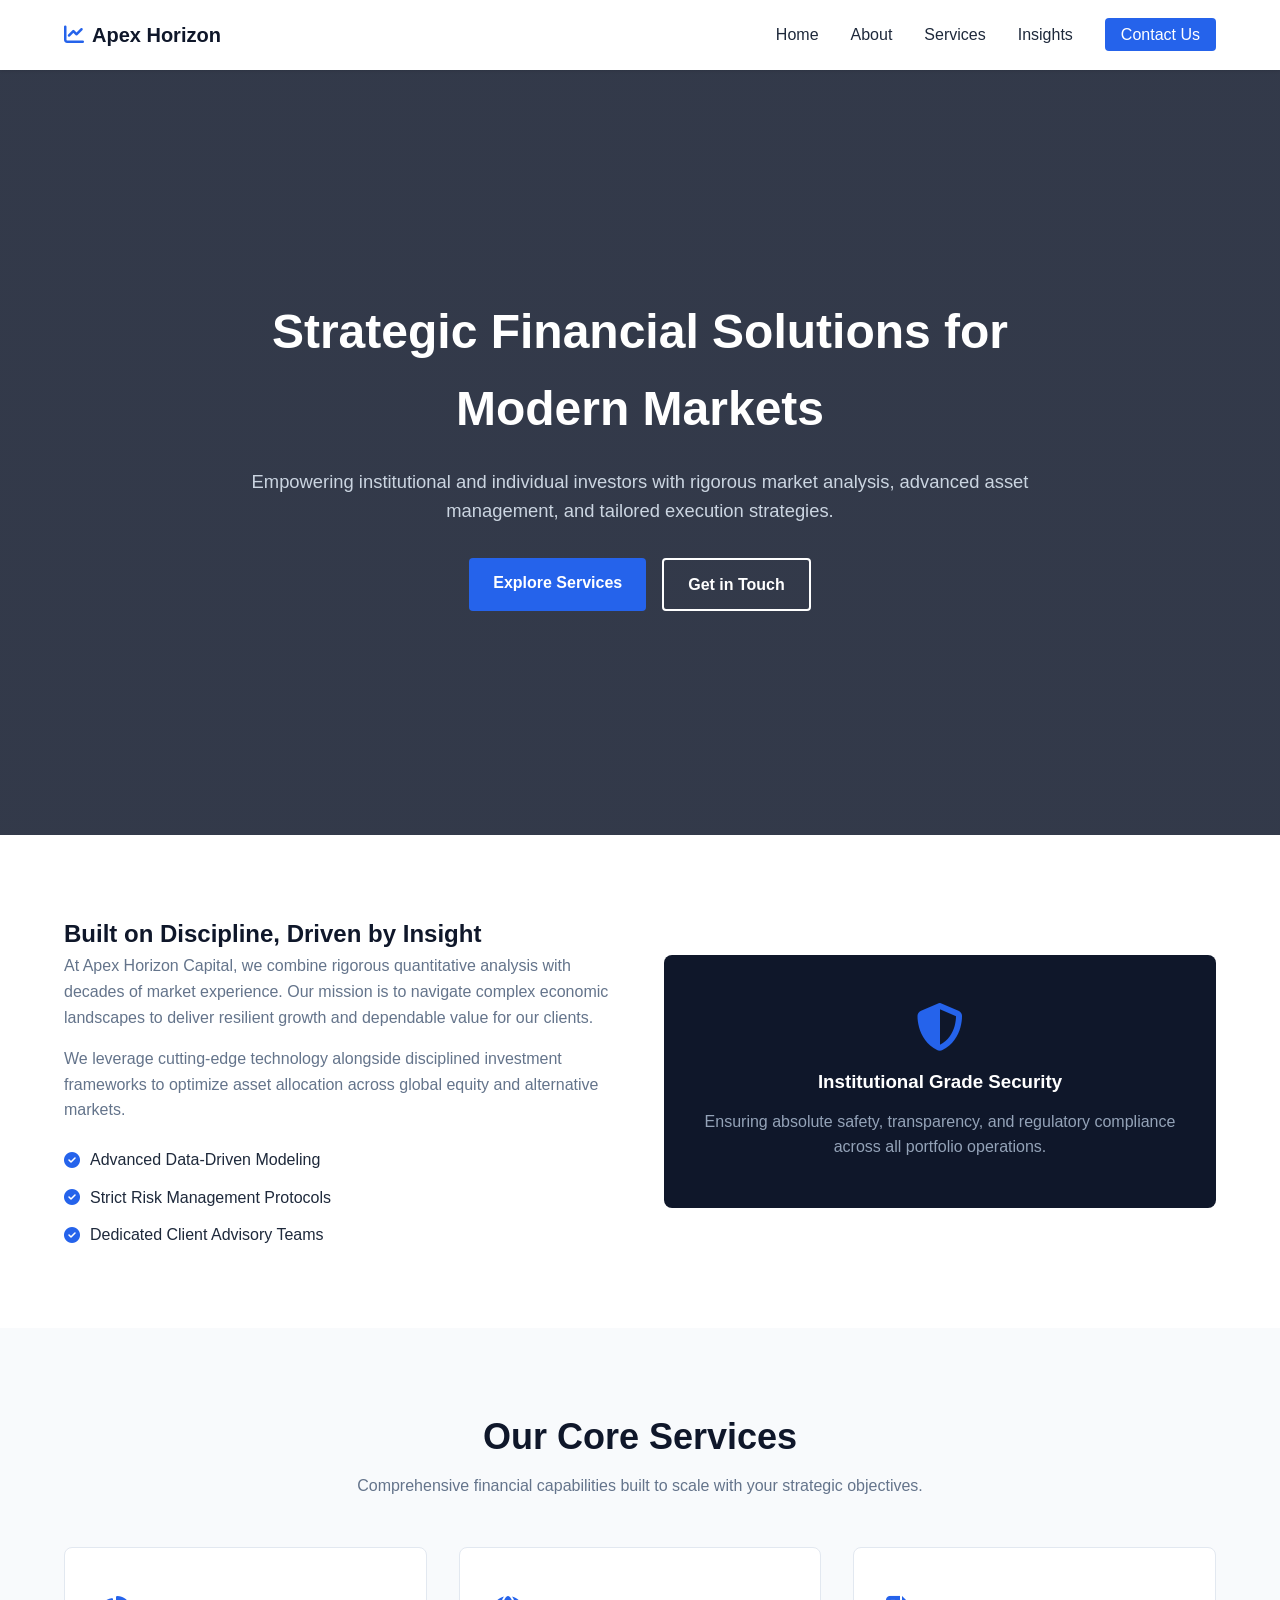
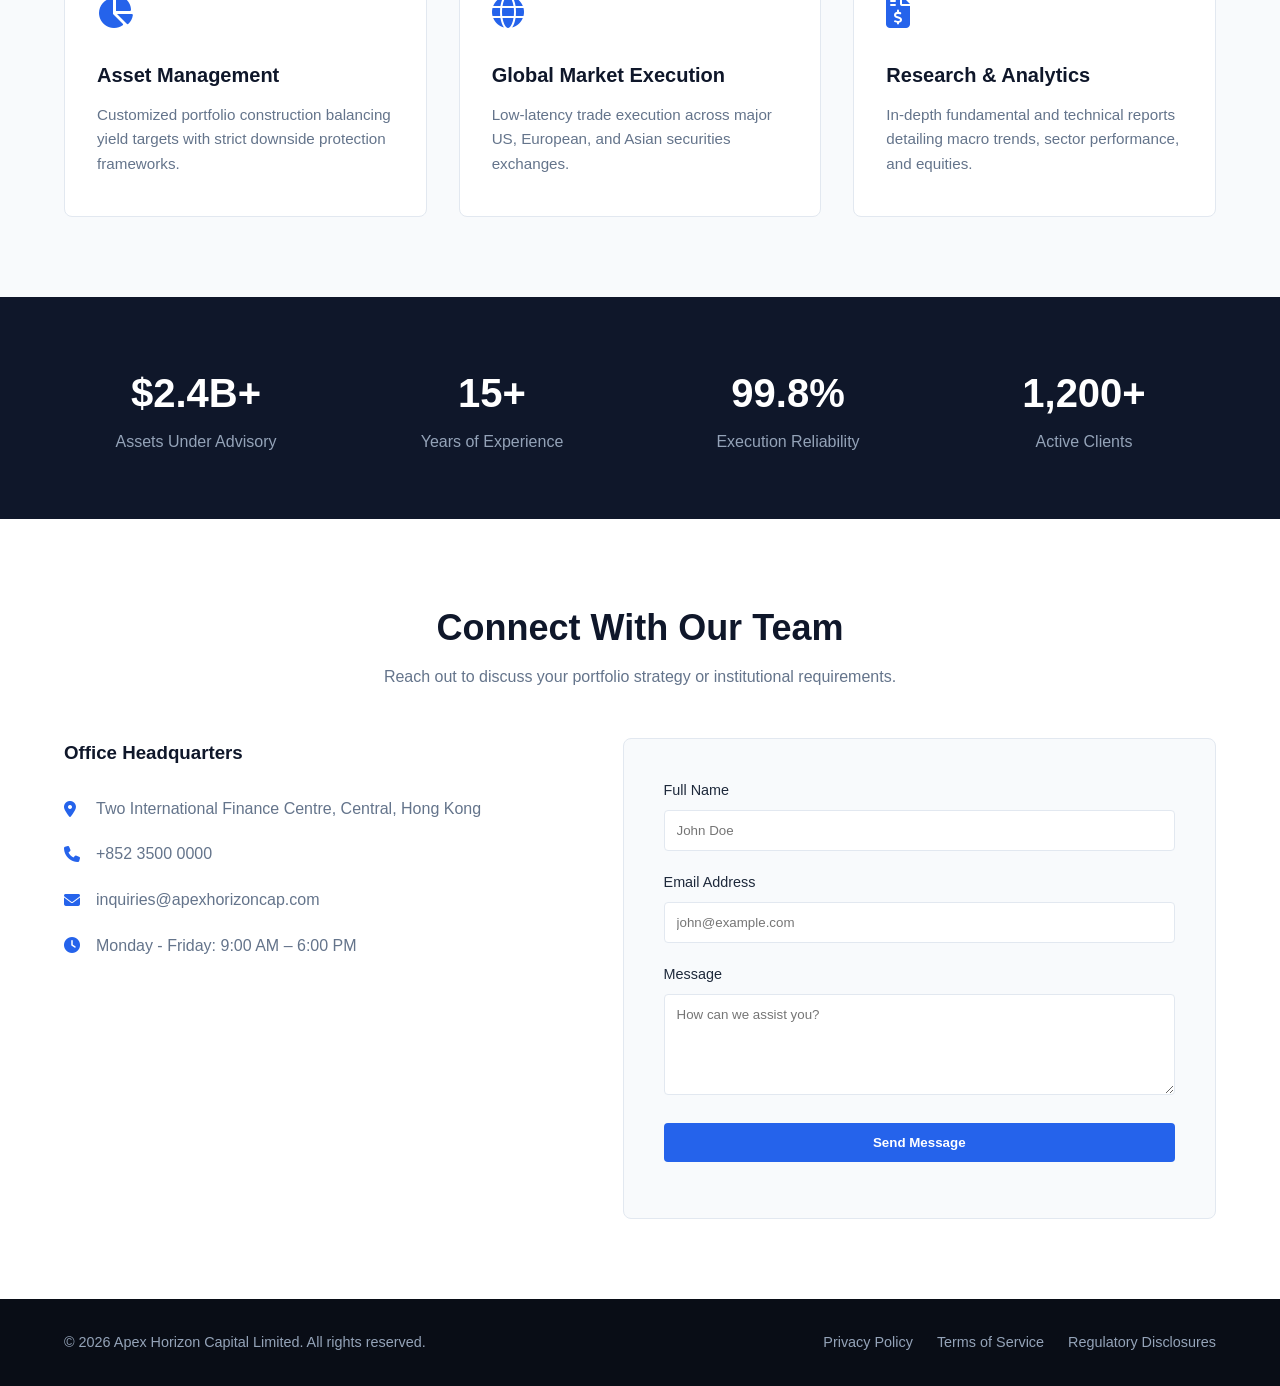
<file: index.html>
<!DOCTYPE html>
<html lang="en">
<head>
    <meta charset="UTF-8">
    <meta name="viewport" content="width=device-width, initial-scale=1.0">
    <title>Apex Horizon Capital | Professional Financial & Advisory Services</title>
    <link rel="stylesheet" href="styles.css">
    <!-- FontAwesome for Icons -->
    <link rel="stylesheet" href="https://cdnjs.cloudflare.com/ajax/libs/font-awesome/6.4.0/css/all.min.css">
</head>
<body>

    <!-- Header & Navigation -->
    <header id="header">
        <div class="container navbar">
            <div class="logo">
                <a href="#"><i class="fa-solid fa-chart-line"></i> Apex Horizon</a>
            </div>
            <nav>
                <ul class="nav-links" id="navLinks">
                    <li><a href="#hero">Home</a></li>
                    <li><a href="#about">About</a></li>
                    <li><a href="#services">Services</a></li>
                    <li><a href="#stats">Insights</a></li>
                    <li><a href="#contact" class="btn-nav">Contact Us</a></li>
                </ul>
            </nav>
            <div class="hamburger" id="hamburger">
                <i class="fa-solid fa-bars"></i>
            </div>
        </div>
    </header>

    <!-- Hero Section -->
    <section id="hero" class="hero">
        <div class="container hero-content">
            <h1>Strategic Financial Solutions for Modern Markets</h1>
            <p>Empowering institutional and individual investors with rigorous market analysis, advanced asset management, and tailored execution strategies.</p>
            <div class="hero-buttons">
                <a href="#services" class="btn btn-primary">Explore Services</a>
                <a href="#contact" class="btn btn-secondary">Get in Touch</a>
            </div>
        </div>
    </section>

    <!-- About Section -->
    <section id="about" class="section">
        <div class="container grid-2">
            <div class="about-text">
                <h2>Built on Discipline, Driven by Insight</h2>
                <p>At Apex Horizon Capital, we combine rigorous quantitative analysis with decades of market experience. Our mission is to navigate complex economic landscapes to deliver resilient growth and dependable value for our clients.</p>
                <p>We leverage cutting-edge technology alongside disciplined investment frameworks to optimize asset allocation across global equity and alternative markets.</p>
                <div class="features-list">
                    <div class="feature-item"><i class="fa-solid fa-check-circle"></i> Advanced Data-Driven Modeling</div>
                    <div class="feature-item"><i class="fa-solid fa-check-circle"></i> Strict Risk Management Protocols</div>
                    <div class="feature-item"><i class="fa-solid fa-check-circle"></i> Dedicated Client Advisory Teams</div>
                </div>
            </div>
            <div class="about-card">
                <div class="card-box">
                    <i class="fa-solid fa-shield-halved"></i>
                    <h3>Institutional Grade Security</h3>
                    <p>Ensuring absolute safety, transparency, and regulatory compliance across all portfolio operations.</p>
                </div>
            </div>
        </div>
    </section>

    <!-- Services Section -->
    <section id="services" class="section bg-light">
        <div class="container">
            <div class="section-title">
                <h2>Our Core Services</h2>
                <p>Comprehensive financial capabilities built to scale with your strategic objectives.</p>
            </div>
            <div class="grid-3">
                <div class="service-card">
                    <div class="icon-box"><i class="fa-solid fa-chart-pie"></i></div>
                    <h3>Asset Management</h3>
                    <p>Customized portfolio construction balancing yield targets with strict downside protection frameworks.</p>
                </div>
                <div class="service-card">
                    <div class="icon-box"><i class="fa-solid fa-globe"></i></div>
                    <h3>Global Market Execution</h3>
                    <p>Low-latency trade execution across major US, European, and Asian securities exchanges.</p>
                </div>
                <div class="service-card">
                    <div class="icon-box"><i class="fa-solid fa-file-invoice-dollar"></i></div>
                    <h3>Research & Analytics</h3>
                    <p>In-depth fundamental and technical reports detailing macro trends, sector performance, and equities.</p>
                </div>
            </div>
        </div>
    </section>

    <!-- Stats Section -->
    <section id="stats" class="stats-section">
        <div class="container grid-4">
            <div class="stat-item">
                <h3>$2.4B+</h3>
                <p>Assets Under Advisory</p>
            </div>
            <div class="stat-item">
                <h3>15+</h3>
                <p>Years of Experience</p>
            </div>
            <div class="stat-item">
                <h3>99.8%</h3>
                <p>Execution Reliability</p>
            </div>
            <div class="stat-item">
                <h3>1,200+</h3>
                <p>Active Clients</p>
            </div>
        </div>
    </section>

    <!-- Contact Section -->
    <section id="contact" class="section">
        <div class="container">
            <div class="section-title">
                <h2>Connect With Our Team</h2>
                <p>Reach out to discuss your portfolio strategy or institutional requirements.</p>
            </div>
            <div class="contact-grid">
                <div class="contact-info">
                    <h3>Office Headquarters</h3>
                    <p><i class="fa-solid fa-location-dot"></i> Two International Finance Centre, Central, Hong Kong</p>
                    <p><i class="fa-solid fa-phone"></i> +852 3500 0000</p>
                    <p><i class="fa-solid fa-envelope"></i> inquiries@apexhorizoncap.com</p>
                    <p><i class="fa-solid fa-clock"></i> Monday - Friday: 9:00 AM – 6:00 PM</p>
                </div>
                <form id="contactForm" class="contact-form">
                    <div class="form-group">
                        <label for="name">Full Name</label>
                        <input type="text" id="name" required placeholder="John Doe">
                    </div>
                    <div class="form-group">
                        <label for="email">Email Address</label>
                        <input type="email" id="email" required placeholder="john@example.com">
                    </div>
                    <div class="form-group">
                        <label for="message">Message</label>
                        <textarea id="message" rows="5" required placeholder="How can we assist you?"></textarea>
                    </div>
                    <button type="submit" class="btn btn-primary btn-block">Send Message</button>
                    <div id="formMessage" class="form-message"></div>
                </form>
            </div>
        </div>
    </section>

    <!-- Footer -->
    <footer>
        <div class="container footer-content">
            <p>&copy; 2026 Apex Horizon Capital Limited. All rights reserved.</p>
            <div class="footer-links">
                <a href="#">Privacy Policy</a>
                <a href="#">Terms of Service</a>
                <a href="#">Regulatory Disclosures</a>
            </div>
        </div>
    </footer>

    <script src="script.js"></script>
</body>
</html>
</file>
<file: styles.css>
/* CSS Reset & Overflow Prevention */
* {
    margin: 0;
    padding: 0;
    box-sizing: border-box;
}

html, body {
    max-width: 100%;
    overflow-x: hidden;
}

:root {
    --primary: #0f172a;      /* Deep Slate Navy */
    --accent: #2563eb;       /* Professional Royal Blue */
    --accent-hover: #1d4ed8;
    --text-dark: #1e293b;
    --text-muted: #64748b;
    --bg-light: #f8fafc;
    --white: #ffffff;
    --border-color: #e2e8f0;
}

html {
    scroll-behavior: smooth;
    font-family: -apple-system, BlinkMacSystemFont, "Segoe UI", Roboto, Helvetica, Arial, sans-serif;
}

body {
    color: var(--text-dark);
    line-height: 1.6;
    background-color: var(--white);
}

.container {
    width: 90%;
    max-width: 1200px;
    margin: 0 auto;
}

/* Typography & Buttons */
h1, h2, h3 {
    font-weight: 700;
    color: var(--primary);
}

a {
    text-decoration: none;
    color: inherit;
}

.btn {
    display: inline-block;
    padding: 0.75rem 1.5rem;
    border-radius: 4px;
    font-weight: 600;
    transition: background-color 0.2s ease, transform 0.1s ease;
    cursor: pointer;
    border: none;
}

.btn-primary {
    background-color: var(--accent);
    color: var(--white);
}

.btn-primary:hover {
    background-color: var(--accent-hover);
}

.btn-secondary {
    background-color: transparent;
    color: var(--white);
    border: 2px solid var(--white);
}

.btn-secondary:hover {
    background-color: var(--white);
    color: var(--primary);
}

.btn-block {
    width: 100%;
}

/* Header & Navbar */
header {
    position: fixed;
    top: 0;
    left: 0;
    width: 100%;
    background-color: var(--white);
    box-shadow: 0 1px 3px rgba(0,0,0,0.1);
    z-index: 1000;
}

.navbar {
    display: flex;
    justify-content: space-between;
    align-items: center;
    height: 70px;
}

.logo a {
    font-size: 1.25rem;
    font-weight: 700;
    color: var(--primary);
    display: flex;
    align-items: center;
    gap: 8px;
}

.logo i {
    color: var(--accent);
}

.nav-links {
    display: flex;
    list-style: none;
    align-items: center;
    gap: 2rem;
}

.nav-links a {
    color: var(--text-dark);
    font-weight: 500;
    transition: color 0.2s;
}

.nav-links a:hover {
    color: var(--accent);
}

.btn-nav {
    background-color: var(--accent);
    color: var(--white) !important;
    padding: 0.5rem 1rem;
    border-radius: 4px;
}

.btn-nav:hover {
    background-color: var(--accent-hover) !important;
}

.hamburger {
    display: none;
    font-size: 1.5rem;
    cursor: pointer;
}

/* Hero Section */
.hero {
    min-height: 85vh;
    height: auto;
    padding: 6rem 0;
    background: linear-gradient(rgba(15, 23, 42, 0.85), rgba(15, 23, 42, 0.85)), url('https://images.unsplash.com/photo-1486406146926-c627a92ad1ab?auto=format&fit=crop&w=1920&q=80') center/cover no-repeat;
    display: flex;
    align-items: center;
    text-align: center;
    color: var(--white);
    margin-top: 70px;
}

.hero-content {
    max-width: 800px;
}

.hero h1 {
    font-size: 3rem;
    color: var(--white);
    margin-bottom: 1.2rem;
}

.hero p {
    font-size: 1.15rem;
    color: #cbd5e1;
    margin-bottom: 2rem;
}

.hero-buttons {
    display: flex;
    justify-content: center;
    gap: 1rem;
}

/* Layout Utilities */
.section {
    padding: 5rem 0;
}

.bg-light {
    background-color: var(--bg-light);
}

.section-title {
    text-align: center;
    max-width: 600px;
    margin: 0 auto 3rem auto;
}

.section-title h2 {
    font-size: 2.25rem;
    margin-bottom: 0.5rem;
}

.section-title p {
    color: var(--text-muted);
}

.grid-2 {
    display: grid;
    grid-template-columns: 1fr 1fr;
    gap: 3rem;
    align-items: center;
}

.grid-3 {
    display: grid;
    grid-template-columns: repeat(3, 1fr);
    gap: 2rem;
}

.grid-4 {
    display: grid;
    grid-template-columns: repeat(4, 1fr);
    gap: 2rem;
    text-align: center;
}

/* About Section */
.about-text p {
    margin-bottom: 1rem;
    color: var(--text-muted);
}

.features-list {
    margin-top: 1.5rem;
    display: flex;
    flex-direction: column;
    gap: 0.75rem;
}

.feature-item {
    display: flex;
    align-items: center;
    gap: 10px;
    font-weight: 500;
}

.feature-item i {
    color: var(--accent);
}

.about-card .card-box {
    background-color: var(--primary);
    color: var(--white);
    padding: 3rem 2rem;
    border-radius: 8px;
    text-align: center;
}

.card-box i {
    font-size: 3rem;
    color: var(--accent);
    margin-bottom: 1rem;
}

.card-box h3 {
    color: var(--white);
    margin-bottom: 0.75rem;
}

.card-box p {
    color: #94a3b8;
}

/* Services Cards */
.service-card {
    background-color: var(--white);
    padding: 2.5rem 2rem;
    border-radius: 8px;
    border: 1px solid var(--border-color);
    transition: transform 0.2s, box-shadow 0.2s;
}

.service-card:hover {
    transform: translateY(-5px);
    box-shadow: 0 10px 25px rgba(0,0,0,0.05);
}

.icon-box {
    font-size: 2rem;
    color: var(--accent);
    margin-bottom: 1.25rem;
}

.service-card h3 {
    margin-bottom: 0.75rem;
    font-size: 1.25rem;
}

.service-card p {
    color: var(--text-muted);
    font-size: 0.95rem;
}

/* Stats Section */
.stats-section {
    background-color: var(--primary);
    color: var(--white);
    padding: 4rem 0;
}

.stat-item h3 {
    font-size: 2.5rem;
    color: var(--white);
    margin-bottom: 0.25rem;
}

.stat-item p {
    color: #94a3b8;
    font-weight: 500;
}

/* Contact Section */
.contact-grid {
    display: grid;
    grid-template-columns: 1fr 1.2fr;
    gap: 4rem;
}

.contact-info {
    display: flex;
    flex-direction: column;
    gap: 1.25rem;
}

.contact-info h3 {
    margin-bottom: 0.5rem;
}

.contact-info p {
    display: flex;
    align-items: center;
    gap: 12px;
    color: var(--text-muted);
}

.contact-info i {
    color: var(--accent);
    width: 20px;
}

.contact-form {
    background-color: var(--bg-light);
    padding: 2.5rem;
    border-radius: 8px;
    border: 1px solid var(--border-color);
}

.form-group {
    margin-bottom: 1.25rem;
}

.form-group label {
    display: block;
    margin-bottom: 0.5rem;
    font-weight: 500;
    font-size: 0.9rem;
}

.form-group input,
.form-group textarea {
    width: 100%;
    padding: 0.75rem;
    border: 1px solid var(--border-color);
    border-radius: 4px;
    font-family: inherit;
    outline: none;
    transition: border-color 0.2s;
}

.form-group input:focus,
.form-group textarea:focus {
    border-color: var(--accent);
}

.form-message {
    margin-top: 1rem;
    font-weight: 500;
    font-size: 0.9rem;
    text-align: center;
}

/* Footer */
footer {
    background-color: #090d16;
    color: #94a3b8;
    padding: 2rem 0;
    font-size: 0.9rem;
}

.footer-content {
    display: flex;
    justify-content: space-between;
    align-items: center;
}

.footer-links {
    display: flex;
    gap: 1.5rem;
}

.footer-links a:hover {
    color: var(--white);
}

/* Responsive Media Queries */
@keyframes fadeIn {
    from { opacity: 0; transform: translateY(-10px); }
    to { opacity: 1; transform: translateY(0); }
}

@media (max-width: 968px) {
    .grid-2, .grid-3, .contact-grid {
        grid-template-columns: 1fr;
    }
    
    .grid-4 {
        grid-template-columns: repeat(2, 1fr);
        gap: 2.5rem;
    }

    .hero h1 {
        font-size: 2.25rem;
    }

    .hamburger {
        display: block;
    }

    .nav-links {
        display: none;
        flex-direction: column;
        position: absolute;
        top: 70px;
        left: 0;
        width: 100%;
        background-color: var(--white);
        box-shadow: 0 10px 15px rgba(0,0,0,0.05);
        padding: 1.5rem 0;
        gap: 1rem;
        text-align: center;
        animation: fadeIn 0.2s ease forwards;
    }

    .nav-links.active {
        display: flex;
    }
}

@media (max-width: 576px) {
    .grid-4 {
        grid-template-columns: 1fr;
    }
    
    .footer-content {
        flex-direction: column;
        gap: 1rem;
        text-align: center;
    }
}
</file>
